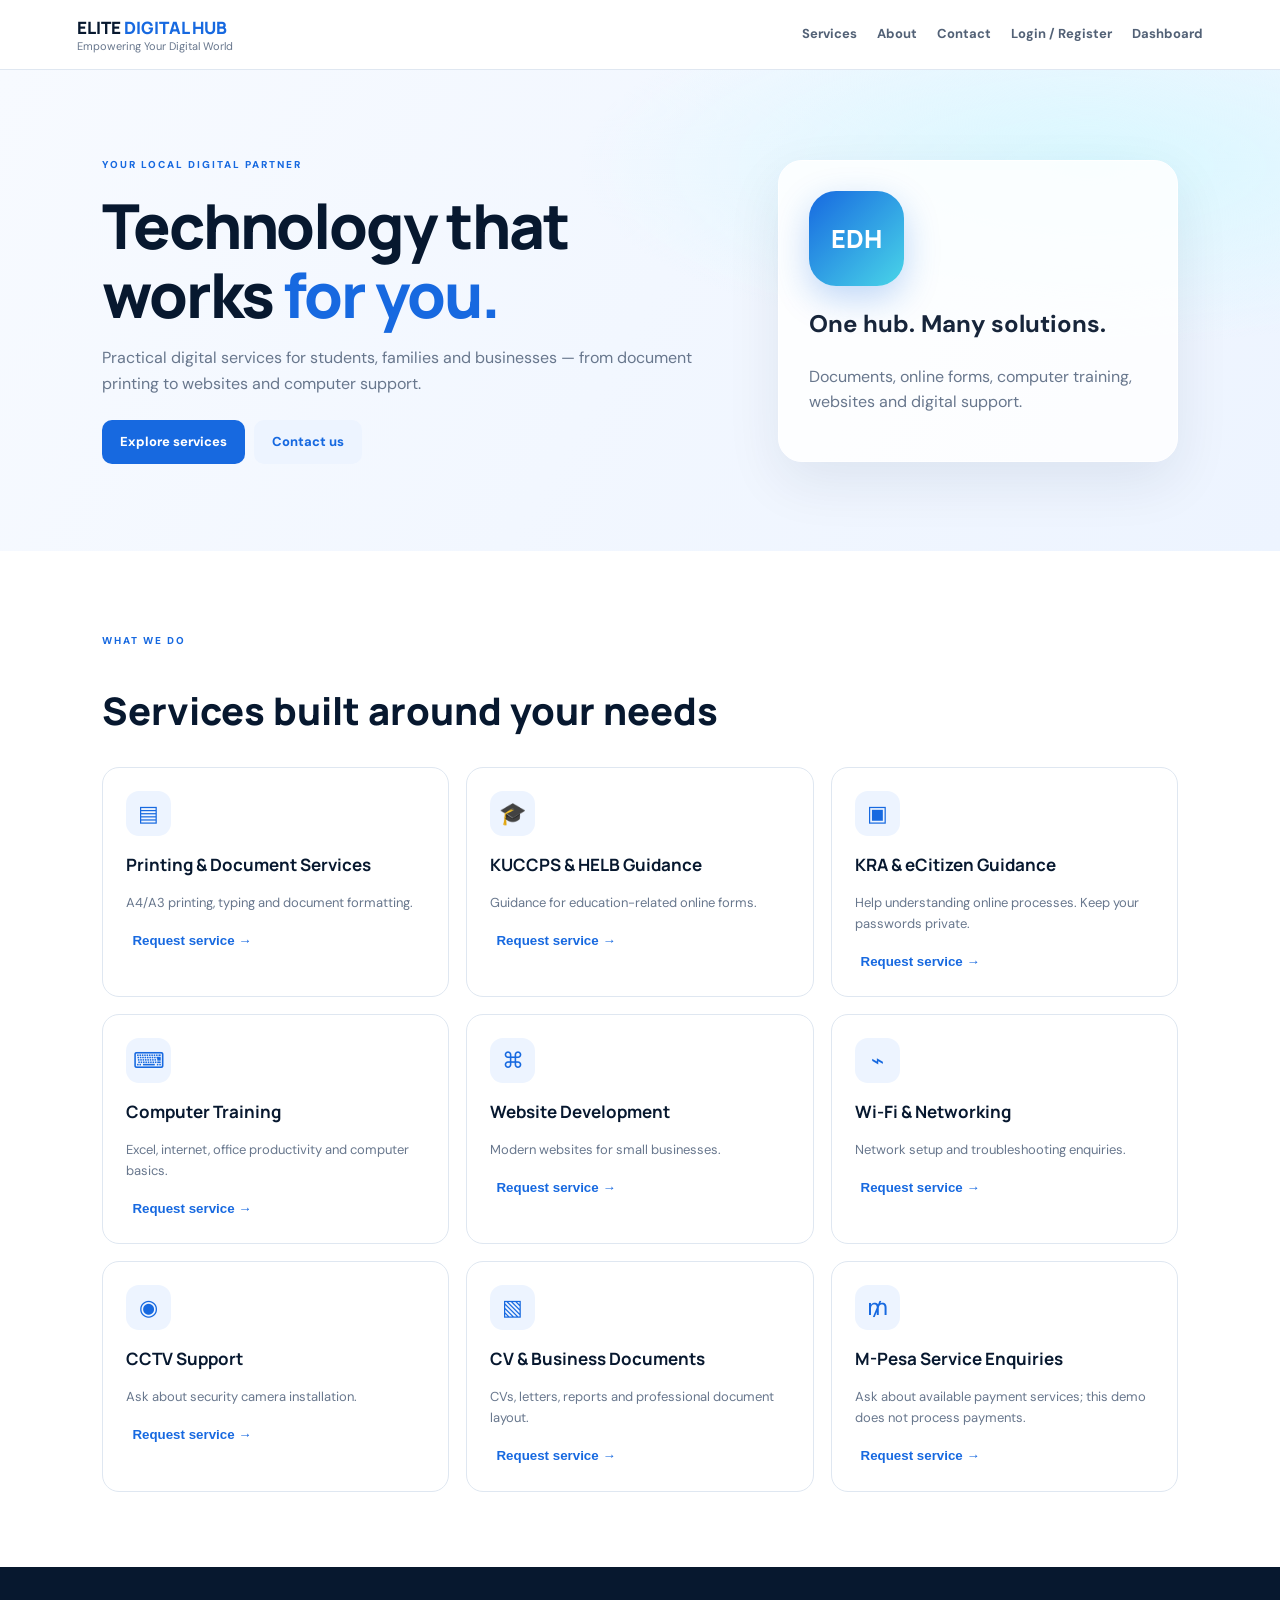
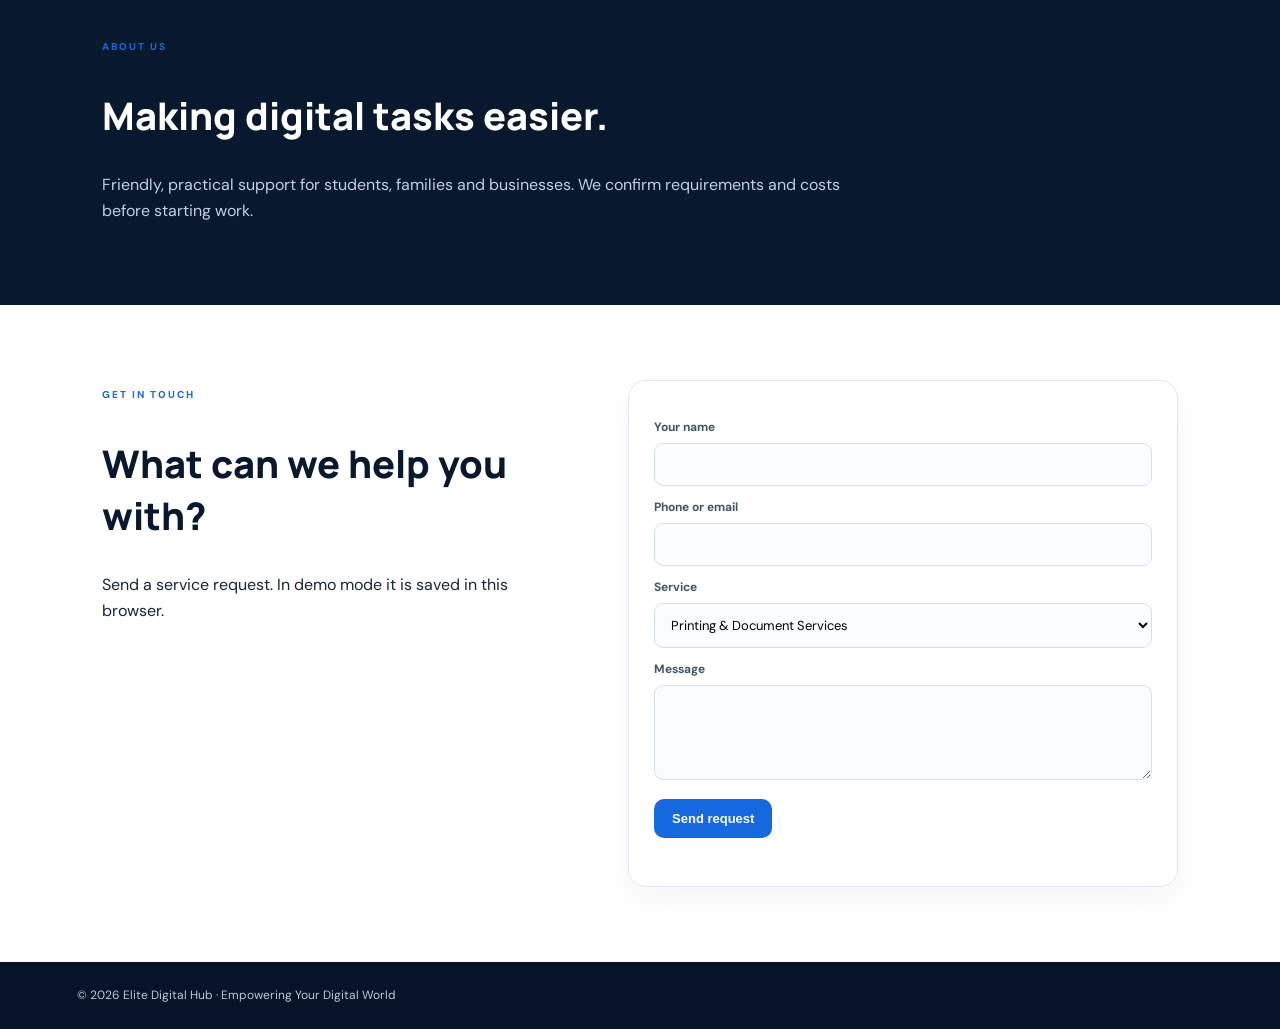
<file: index.html>
<!doctype html><html lang="en"><head><meta charset="utf-8"><meta name="viewport" content="width=device-width,initial-scale=1"><title>Elite Digital Hub</title><link rel="stylesheet" href="css/style.css"></head><body><header><a class="brand" href="index.html">ELITE <span>DIGITAL HUB</span><small>Empowering Your Digital World</small></a><nav><a href="#services">Services</a><a href="#about">About</a><a href="#contact">Contact</a><a href="login.html">Login / Register</a><a href="dashboard.html">Dashboard</a></nav></header><main><section class="hero"><div><small class="tag">YOUR LOCAL DIGITAL PARTNER</small><h1>Technology that works <em>for you.</em></h1><p>Practical digital services for students, families and businesses — from document printing to websites and computer support.</p><a class="btn" href="#services">Explore services</a> <a class="btn secondary" href="#contact">Contact us</a></div><aside><div class="orb">EDH</div><h2>One hub. Many solutions.</h2><p>Documents, online forms, computer training, websites and digital support.</p></aside></section><section id="services" class="section"><small class="tag">WHAT WE DO</small><h2>Services built around your needs</h2><div id="serviceGrid" class="grid"></div></section><section id="about" class="about"><small class="tag">ABOUT US</small><h2>Making digital tasks easier.</h2><p>Friendly, practical support for students, families and businesses. We confirm requirements and costs before starting work.</p></section><section id="contact" class="section contact"><div><small class="tag">GET IN TOUCH</small><h2>What can we help you with?</h2><p>Send a service request. In demo mode it is saved in this browser.</p></div><form id="contactForm"><label>Your name<input name="name" required maxlength="80"></label><label>Phone or email<input name="contact" required maxlength="120"></label><label>Service<select id="contactService" name="service" required></select></label><label>Message<textarea name="message" required maxlength="1500"></textarea></label><button class="btn">Send request</button><p id="feedback"></p></form></section></main><footer>© <span id="year"></span> Elite Digital Hub · Empowering Your Digital World</footer><div id="toast"></div><script src="js/config.js"></script><script src="js/app.js"></script></body></html>
</file>
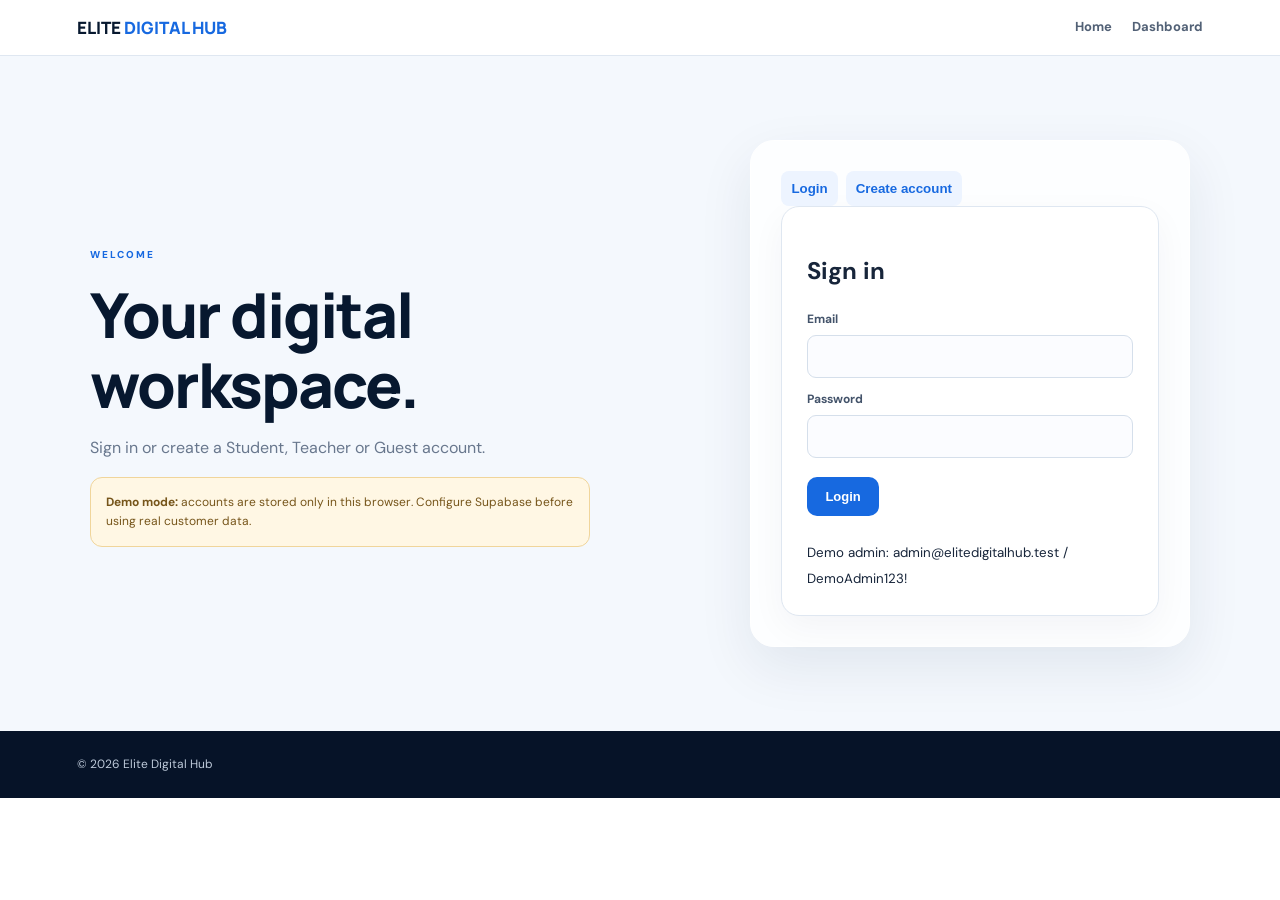
<file: dashboard.html>
<!doctype html><html lang="en"><head><meta charset="utf-8"><meta name="viewport" content="width=device-width,initial-scale=1"><title>Dashboard | Elite Digital Hub</title><link rel="stylesheet" href="css/style.css"></head><body><header><a class="brand" href="index.html">ELITE <span>DIGITAL HUB</span></a><nav><a href="index.html">Home</a><button id="logout" class="btn secondary">Logout</button></nav></header><main class="dash"><aside class="sidebar"><small class="tag">WORKSPACE</small><h2 id="name">Dashboard</h2><p id="role"></p><a href="#overview">Overview</a><a href="#requests">Requests</a><a href="#profile">Profile</a><a id="adminLink" href="#admin" hidden>Admin management</a></aside><section class="dashmain" id="overview"><small class="tag">OVERVIEW</small><h1 id="welcome">Welcome</h1><div class="stats"><article><small>My requests</small><strong id="myCount">0</strong></article><article><small>Open requests</small><strong id="openCount">0</strong></article><article id="usersStat" hidden><small>Users</small><strong id="usersCount">0</strong></article><article id="allStat" hidden><small>All requests</small><strong id="allCount">0</strong></article></div><section id="requests"><h2>Service requests</h2><div class="tablewrap"><table><thead><tr><th>Date</th><th>Customer</th><th>Service</th><th>Message</th><th>Status</th></tr></thead><tbody id="requestsBody"></tbody></table></div></section><section id="admin" hidden><h2>Manage users</h2><div class="tablewrap"><table><thead><tr><th>Name</th><th>Email</th><th>Role</th><th>Action</th></tr></thead><tbody id="usersBody"></tbody></table></div></section><section id="profile"><h2>My profile</h2><form id="profileForm"><label>Name<input name="name" required></label><label>Email<input name="email" disabled></label><label>Phone<input name="phone"></label><button class="btn">Save profile</button><p id="profileMsg"></p></form></section></section></main><footer>© <span id="year"></span> Elite Digital Hub</footer><script src="js/config.js"></script><script src="js/dashboard.js"></script></body></html>
</file>
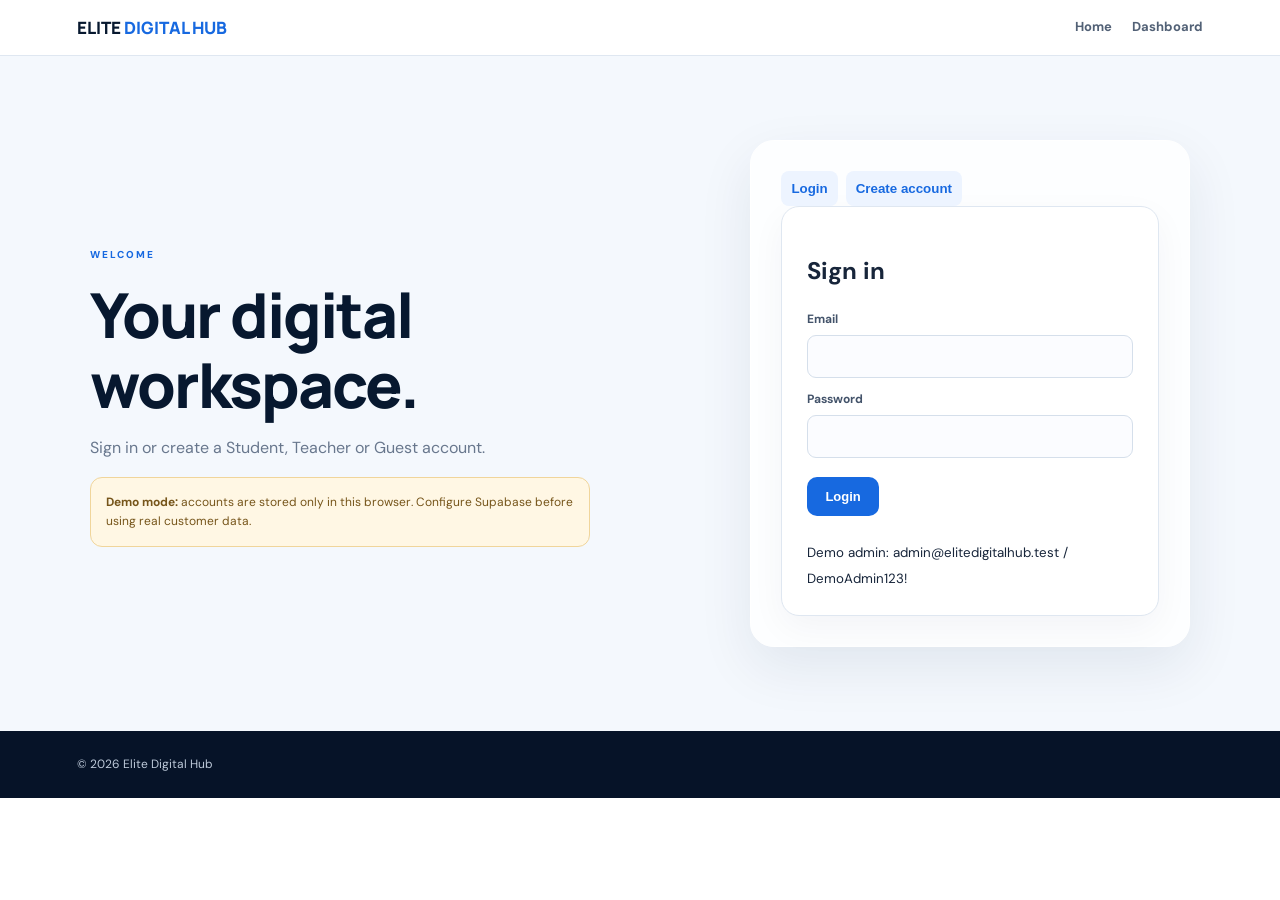
<file: login.html>
<!doctype html><html lang="en"><head><meta charset="utf-8"><meta name="viewport" content="width=device-width,initial-scale=1"><title>Login | Elite Digital Hub</title><link rel="stylesheet" href="css/style.css"></head><body><header><a class="brand" href="index.html">ELITE <span>DIGITAL HUB</span></a><nav><a href="index.html">Home</a><a href="dashboard.html">Dashboard</a></nav></header><main class="auth"><section><small class="tag">WELCOME</small><h1>Your digital workspace.</h1><p>Sign in or create a Student, Teacher or Guest account.</p><div class="warning"><b>Demo mode:</b> accounts are stored only in this browser. Configure Supabase before using real customer data.</div></section><section class="card"><div class="tabs"><button data-tab="login">Login</button><button data-tab="register">Create account</button></div><form id="loginForm"><h2>Sign in</h2><label>Email<input name="email" type="email" required></label><label>Password<input name="password" type="password" required></label><button class="btn">Login</button><p id="loginMsg"></p><small>Demo admin: admin@elitedigitalhub.test / DemoAdmin123!</small></form><form id="registerForm" hidden><h2>Create account</h2><label>Full name<input name="name" required maxlength="80"></label><label>Email<input name="email" type="email" required></label><label>Phone (optional)<input name="phone"></label><label>Password<input name="password" type="password" minlength="8" required></label><label>Role<select name="role"><option>student</option><option>teacher</option><option>guest</option></select></label><button class="btn">Create account</button><p id="registerMsg"></p><small>Admin access cannot be requested through public registration.</small></form></section></main><footer>© <span id="year"></span> Elite Digital Hub</footer><script src="js/config.js"></script><script src="js/auth.js"></script></body></html>
</file>
<file: css/style.css>
@import url('https://fonts.googleapis.com/css2?family=DM+Sans:wght@400;500;700&family=Manrope:wght@600;700;800&display=swap');:root{--navy:#07182f;--blue:#1769e0;--cyan:#49d5e8;--ink:#17253a;--muted:#68778d;--line:#dfe7f1;--paper:#f4f8fd}*{box-sizing:border-box}html{scroll-behavior:smooth}body{margin:0;font-family:"DM Sans",Arial,sans-serif;color:var(--ink);line-height:1.6}a{color:inherit;text-decoration:none}header{position:sticky;top:0;z-index:5;background:#fffffff2;backdrop-filter:blur(12px);border-bottom:1px solid var(--line);padding:16px 6%;display:flex;justify-content:space-between;align-items:center;gap:20px}.brand{font:800 17px Manrope,sans-serif;color:var(--navy)}.brand span{color:var(--blue)}.brand small{display:block;font:11px "DM Sans";color:var(--muted)}nav{display:flex;gap:20px;align-items:center;flex-wrap:wrap}nav a{font-size:13px;font-weight:700;color:#526176}.hero{padding:80px 8%;background:radial-gradient(ellipse at 85% 20%,#d9f8ff,transparent 33%),linear-gradient(120deg,#f7faff,#edf4ff);display:grid;grid-template-columns:1.2fr .8fr;gap:7%;align-items:center}.tag{color:var(--blue);font-size:10px;letter-spacing:2px;font-weight:800}.hero h1,h1{font:800 clamp(36px,5vw,62px)/1.12 Manrope,sans-serif;letter-spacing:-2px;color:var(--navy);margin:15px 0}.hero h1 em{color:var(--blue);font-style:normal}.hero p{color:var(--muted);max-width:600px}.hero aside,.card{padding:30px;border:1px solid white;border-radius:24px;background:#ffffffd9;box-shadow:0 20px 55px #0a224415}.orb{width:95px;height:95px;border-radius:27px;display:grid;place-items:center;background:linear-gradient(135deg,var(--blue),var(--cyan));color:white;font:800 25px Manrope;box-shadow:0 12px 35px #1769e044}.btn{display:inline-flex;justify-content:center;border:0;border-radius:10px;padding:12px 18px;background:var(--blue);color:white;font-size:13px;font-weight:800;cursor:pointer;margin:7px 5px 7px 0}.btn:hover{filter:brightness(1.08)}.secondary{background:#edf4ff;color:var(--blue)}.section{padding:75px 8%}.section h2,.about h2{font:800 clamp(27px,3vw,38px) Manrope;color:var(--navy)}.grid{display:grid;grid-template-columns:repeat(3,1fr);gap:17px;margin-top:30px}.service{border:1px solid var(--line);border-radius:17px;padding:23px;background:white;transition:.2s}.service:hover{transform:translateY(-4px);box-shadow:0 15px 35px #0a224410}.service .symbol{width:45px;height:45px;display:grid;place-items:center;border-radius:13px;background:#edf4ff;color:var(--blue);font-size:22px}.service h3{font:700 17px Manrope;color:var(--navy)}.service p{font-size:13px;color:var(--muted)}.linkbtn{border:0;background:none;color:var(--blue);font-weight:800;cursor:pointer}.about{padding:65px 8%;background:var(--navy);color:white}.about h2{color:white}.about p{max-width:760px;color:#c2d0e2}.contact{display:grid;grid-template-columns:.8fr 1fr;gap:8%;align-items:start}form{background:white;border:1px solid var(--line);border-radius:18px;padding:25px;box-shadow:0 12px 35px #0a22440b}label{display:block;font-size:12px;font-weight:700;margin:12px 0;color:#43536a}input,select,textarea{display:block;width:100%;margin-top:6px;padding:12px;border:1px solid #d5dfeb;border-radius:9px;font:13px "DM Sans";background:#fbfcff}input:focus,select:focus,textarea:focus{outline:2px solid #1769e033;border-color:var(--blue)}textarea{min-height:95px}footer{background:#061328;color:#bdc9d9;padding:24px 6%;font-size:12px}.auth{padding:60px 7%;min-height:75vh;background:var(--paper);display:grid;grid-template-columns:1fr minmax(320px,440px);gap:8%;align-items:center}.auth>section>p{color:var(--muted)}.warning{padding:15px;background:#fff7e4;border:1px solid #f0d59b;border-radius:12px;font-size:12px;color:#76551a;max-width:500px}.tabs{display:flex;gap:8px}.tabs button{border:0;padding:10px;border-radius:8px;cursor:pointer;background:#edf4ff;color:var(--blue);font-weight:700}.dash{display:grid;grid-template-columns:230px 1fr;min-height:80vh;background:var(--paper)}.sidebar{padding:28px 22px;background:var(--navy);color:white}.sidebar h2{overflow-wrap:anywhere}.sidebar a{display:block;color:#d4e0f0;padding:8px 0;font-size:13px}.dashmain{padding:35px;min-width:0}.dashmain h1{font-size:30px}.stats{display:grid;grid-template-columns:repeat(4,1fr);gap:12px;margin:24px 0}.stats article{padding:18px;border:1px solid var(--line);background:white;border-radius:14px}.stats small,.stats strong{display:block}.stats small{color:var(--muted)}.stats strong{font:800 28px Manrope;color:var(--blue)}.dashmain section{margin:28px 0}.tablewrap{overflow:auto;background:white;border:1px solid var(--line);border-radius:12px}table{border-collapse:collapse;width:100%;min-width:580px;font-size:12px}th,td{text-align:left;padding:12px;border-bottom:1px solid var(--line);vertical-align:top}th{background:#edf4ff;color:#23436e}td{overflow-wrap:anywhere}.status{display:inline-block;padding:3px 8px;border-radius:15px;background:#edf4ff;color:var(--blue)}.danger{background:#fdecef;color:#b32637}#toast{position:fixed;right:20px;bottom:20px;background:var(--navy);color:white;padding:12px 18px;border-radius:10px;display:none;z-index:20}[hidden]{display:none!important}@media(max-width:760px){header{align-items:flex-start;flex-direction:column}nav{gap:12px}.hero,.auth,.contact{grid-template-columns:1fr;padding:45px 22px}.section{padding:55px 22px}.grid{grid-template-columns:1fr}.dash{grid-template-columns:1fr}.sidebar{padding:18px}.dashmain{padding:22px 14px}.stats{grid-template-columns:repeat(2,1fr)}.hero h1{letter-spacing:-1px}}
</file>
